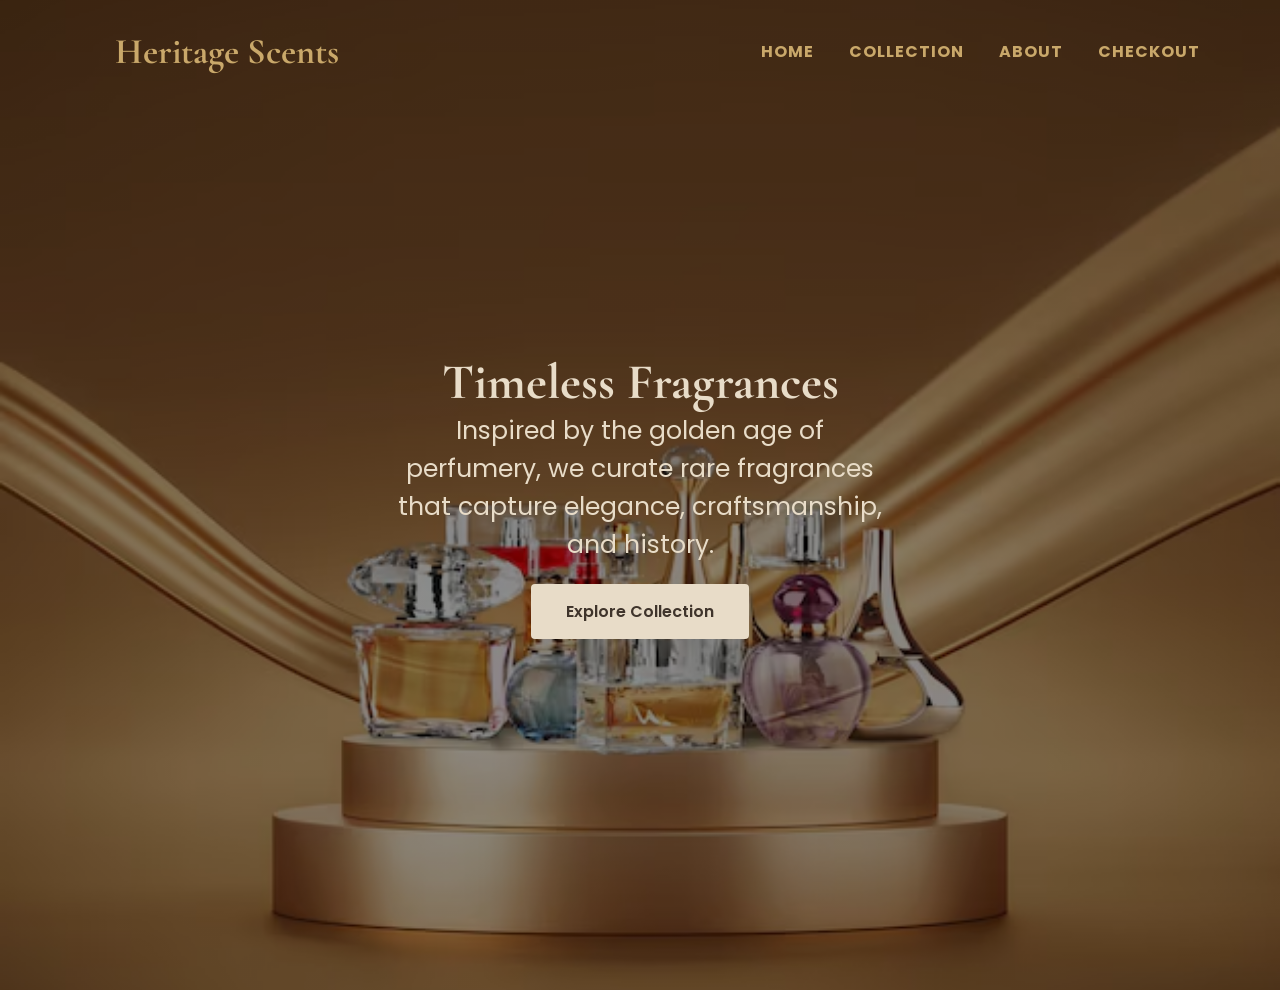
<file: index.html>
<!DOCTYPE html>
<html lang="en">

<head>
    <!-- <meta charset="UTF-8">
    <meta name="viewport" content="width=device-width, initial-scale=1.0"> -->
    <meta name="viewport" content="width=1200">

    <title>Heritage Scents</title>

    <link rel="preconnect" href="https://fonts.googleapis.com">
    <link rel="preconnect" href="https://fonts.gstatic.com" crossorigin>

    <link href="https://fonts.googleapis.com/css2?family=Cormorant+Garamond:wght@400;500;600;700&family=Poppins:wght@300;400;500&display=swap" rel="stylesheet">

    <link rel="stylesheet" href="style.css">
</head>

<body>

    <nav class="navbar">

        <div class="logo">Heritage Scents</div>

        <ul>
            <li><a href="index.html">Home</a></li>
            <li><a href="products.html">Collection</a></li>
            <li><a href="about.html">About</a></li>
            <li><a href="checkout.html">Checkout</a></li>
        </ul>

    </nav>

    <section class="hero">

        <div class="overlay">

           <h1>Timeless Fragrances</h1>
            
           <p> Inspired by the golden age of perfumery, we curate rare
                fragrances that capture elegance, craftsmanship, and history. </p>

            <a href="products.html" class="btn">
                Explore Collection
            </a>

        </div>


    </section>
</body>

</html>
</file>
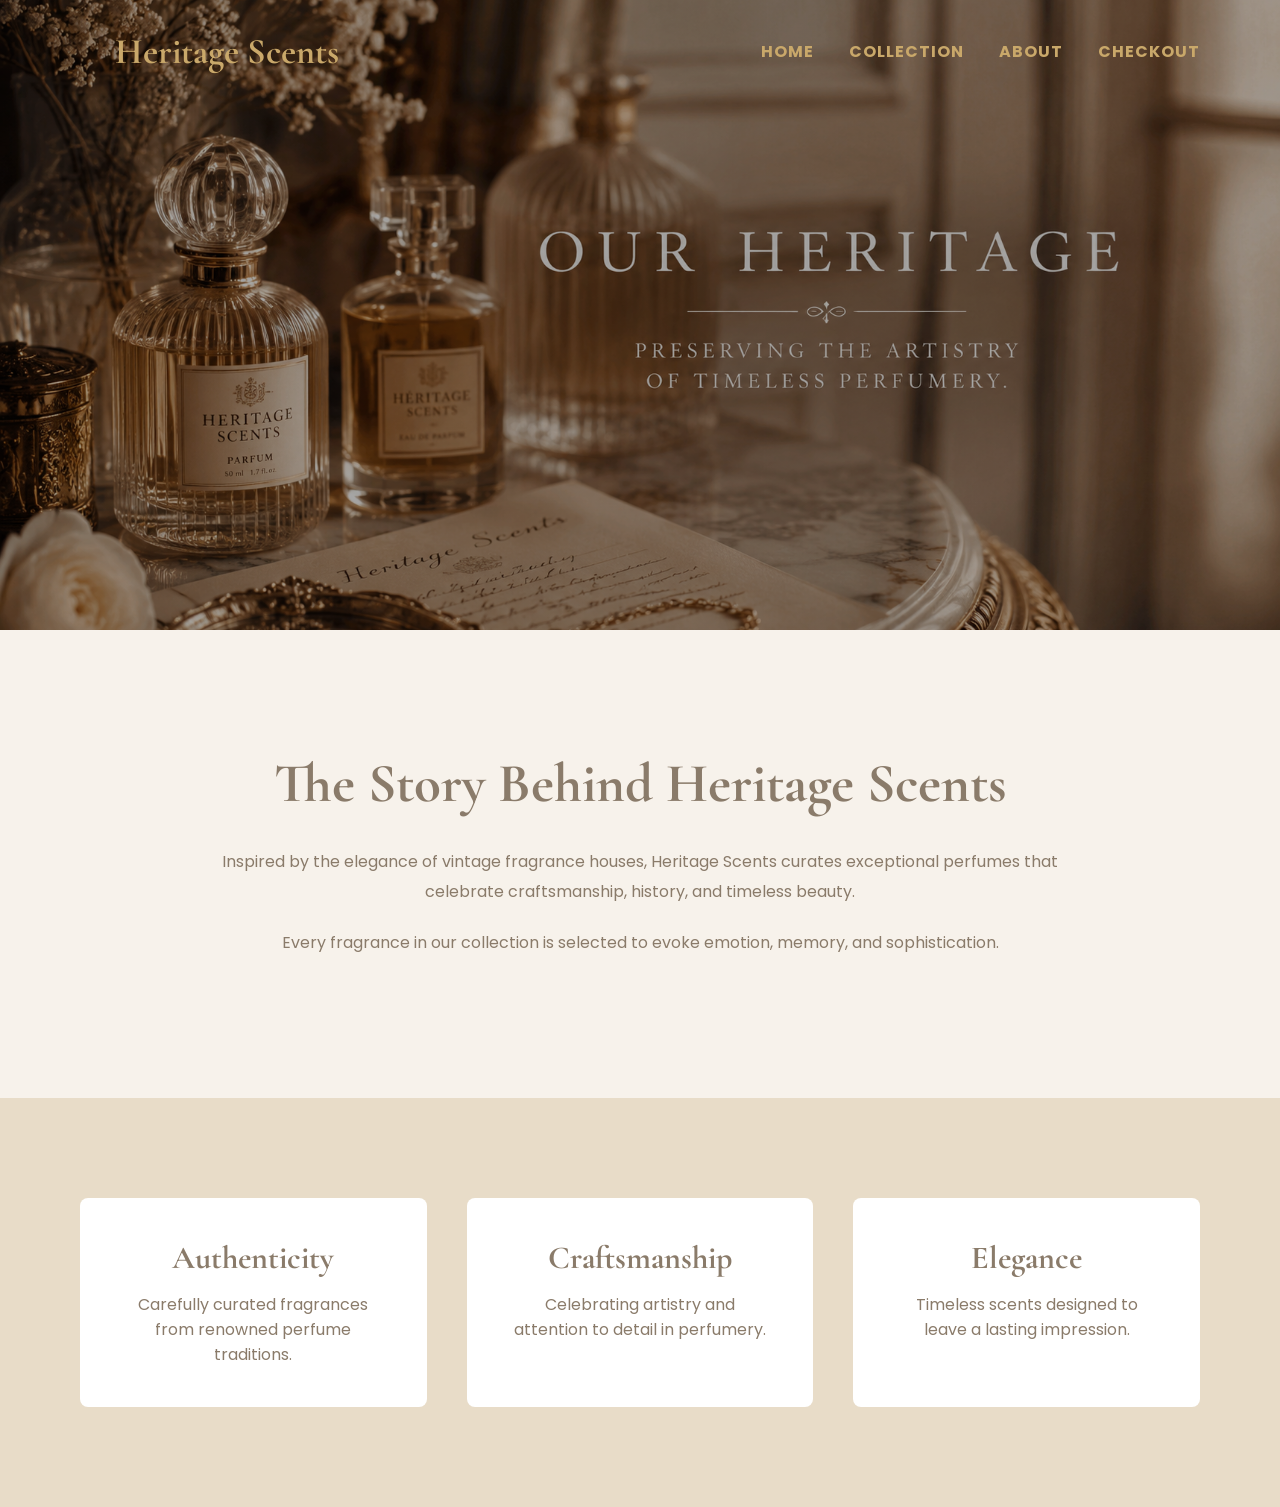
<file: about.html>
<!DOCTYPE html>
<html lang="en">

<head>
    <meta charset="UTF-8">
    <meta name="viewport" content="width=device-width, initial-scale=1.0">

    <title>About Us | Heritage Scents</title>

    <link rel="preconnect" href="https://fonts.googleapis.com">
    <link rel="preconnect" href="https://fonts.gstatic.com" crossorigin>

    <link href="https://fonts.googleapis.com/css2?family=Cormorant+Garamond:wght@400;500;600;700&family=Poppins:wght@300;400;500&display=swap" rel="stylesheet">

    <link rel="stylesheet" href="style.css">
</head>

<body>

<nav class="navbar">

    <div class="logo">Heritage Scents</div>

    <ul>
        <li><a href="index.html">Home</a></li>
        <li><a href="products.html">Collection</a></li>
        <li><a href="about.html">About</a></li>
        <li><a href="checkout.html">Checkout</a></li>
    </ul>

</nav>

<section class="about-hero">

    <div class="overlay">

        <!-- <h1>Our Heritage</h1>

        <p>
            Preserving the artistry of timeless perfumery.
        </p> -->

    </div>

</section>

<section class="story-section">

    <h2>The Story Behind Heritage Scents</h2>

    <p>
        Inspired by the elegance of vintage fragrance houses, Heritage Scents
        curates exceptional perfumes that celebrate craftsmanship, history,
        and timeless beauty.
    </p>

    <p>
        Every fragrance in our collection is selected to evoke emotion,
        memory, and sophistication.
    </p>

</section>

<section class="values-section">

    <div class="value-card">
        <h3>Authenticity</h3>
        <p>Carefully curated fragrances from renowned perfume traditions.</p>
    </div>

    <div class="value-card">
        <h3>Craftsmanship</h3>
        <p>Celebrating artistry and attention to detail in perfumery.</p>
    </div>

    <div class="value-card">
        <h3>Elegance</h3>
        <p>Timeless scents designed to leave a lasting impression.</p>
    </div>

</section>

</body>
</html>
</file>
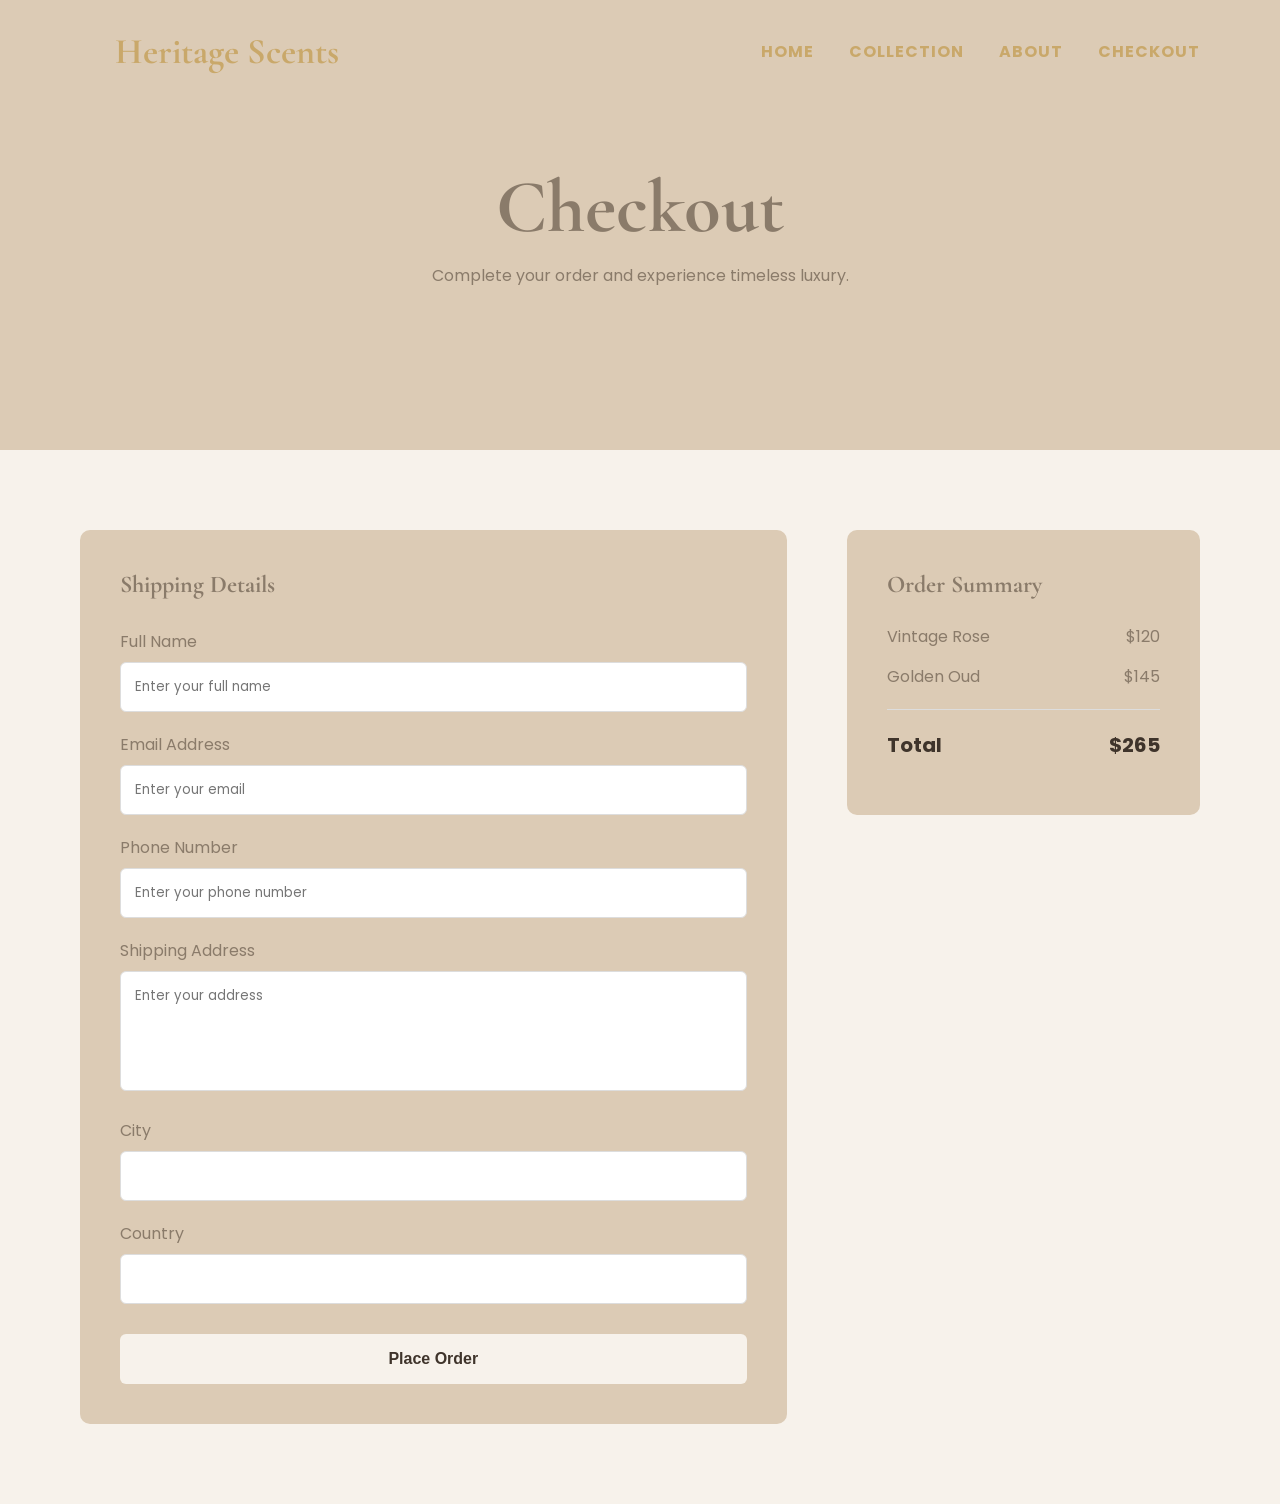
<file: checkout.html>
<!DOCTYPE html>
<html lang="en">

<head>
    <meta charset="UTF-8">
    <meta name="viewport" content="width=device-width, initial-scale=1.0">

    <title>Checkout | Heritage Scents</title>

    <link rel="preconnect" href="https://fonts.googleapis.com">
    <link rel="preconnect" href="https://fonts.gstatic.com" crossorigin>

    <link href="https://fonts.googleapis.com/css2?family=Cormorant+Garamond:wght@400;500;600;700&family=Poppins:wght@300;400;500&display=swap" rel="stylesheet">

    <link rel="stylesheet" href="style.css">
</head>

<body>

<nav class="navbar">

    <div class="logo">Heritage Scents</div>

    <ul>
        <li><a href="index.html">Home</a></li>
        <li><a href="products.html">Collection</a></li>
        <li><a href="about.html">About</a></li>
        <li><a href="checkout.html">Checkout</a></li>
    </ul>

</nav>

<section class="checkout-hero">

    <div class="overlay">
        <h1>Checkout</h1>
        <p>Complete your order and experience timeless luxury.</p>
    </div>

</section>

<section class="checkout-container">

    <div class="checkout-form">

        <h2>Shipping Details</h2>

        <form>

            <label>Full Name</label>
            <input type="text" placeholder="Enter your full name">

            <label>Email Address</label>
            <input type="email" placeholder="Enter your email">

            <label>Phone Number</label>
            <input type="tel" placeholder="Enter your phone number">

            <label>Shipping Address</label>
            <textarea placeholder="Enter your address"></textarea>

            <label>City</label>
            <input type="text">

            <label>Country</label>
            <input type="text">

            <button type="submit" class="checkout-btn">
                Place Order
            </button>

        </form>

    </div>

    <div class="order-summary">

        <h2>Order Summary</h2>

        <div class="summary-item">
            <span>Vintage Rose</span>
            <span>$120</span>
        </div>

        <div class="summary-item">
            <span>Golden Oud</span>
            <span>$145</span>
        </div>

        <hr>

        <div class="summary-total">
            <span>Total</span>
            <span>$265</span>
        </div>

    </div>

</section>

</body>

</html>
</file>
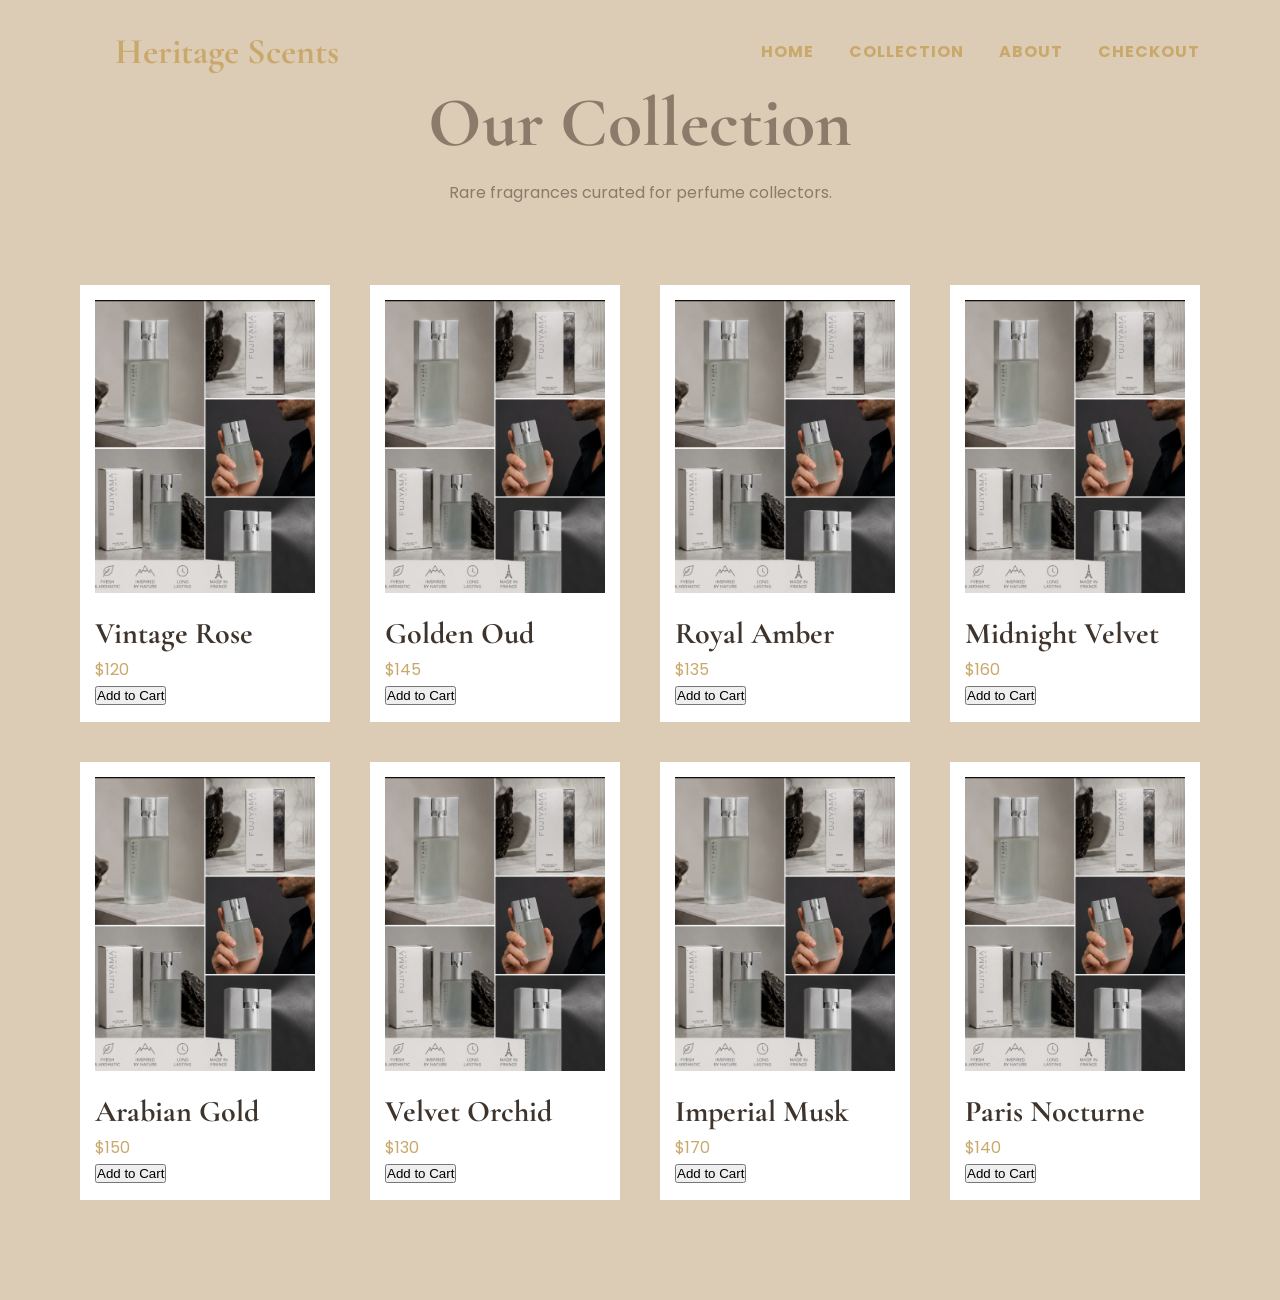
<file: products.html>
<!DOCTYPE html>
<html lang="en">

<head>
    <meta charset="UTF-8">
    <meta name="viewport" content="width=device-width, initial-scale=1.0">

    <title>Collection | Heritage Scents</title>

    <link rel="preconnect" href="https://fonts.googleapis.com">
    <link rel="preconnect" href="https://fonts.gstatic.com" crossorigin>

    <link href="https://fonts.googleapis.com/css2?family=Cormorant+Garamond:wght@400;500;600;700&family=Poppins:wght@300;400;500&display=swap" rel="stylesheet">

    <link rel="stylesheet" href="style.css">
</head>

<body>

    <nav class="navbar">

        <div class="logo">Heritage Scents</div>

        <ul>
            <li><a href="index.html">Home</a></li>
            <li><a href="products.html">Collection</a></li>
            <li><a href="about.html">About</a></li>
            <li><a href="checkout.html">Checkout</a></li>
        </ul>

    </nav>

    <section class="page-header">

        <h1>Our Collection</h1>

        <p>
            Rare fragrances curated for perfume collectors.
        </p>

    </section>

    <section class="products-grid">

        <div class="product">
            <img src="images/perfume1.jpeg" alt="">
            <h3>Vintage Rose</h3>
            <p>$120</p>
            <button class="cart-btn">Add to Cart</button>
        </div>

        <div class="product">
            <img src="images/perfume1.jpeg" alt="">
            <h3>Golden Oud</h3>
            <p>$145</p>
            <button class="cart-btn">Add to Cart</button>
        </div>

        <div class="product">
            <img src="images/perfume1.jpeg" alt="">
            <h3>Royal Amber</h3>
            <p>$135</p>
            <button class="cart-btn">Add to Cart</button>
        </div>

        <div class="product">
            <img src="images/perfume1.jpeg" alt="">
            <h3>Midnight Velvet</h3>
            <p>$160</p>
            <button class="cart-btn">Add to Cart</button>
        </div>

        <div class="product">
            <img src="images/perfume1.jpeg" alt="">
            <h3>Arabian Gold</h3>
            <p>$150</p>
            <button class="cart-btn">Add to Cart</button>
        </div>

        <div class="product">
            <img src="images/perfume1.jpeg" alt="">
            <h3>Velvet Orchid</h3>
            <p>$130</p>
            <button class="cart-btn">Add to Cart</button>
        </div>

        <div class="product">
            <img src="images/perfume1.jpeg" alt="">
            <h3>Imperial Musk</h3>
            <p>$170</p>
            <button class="cart-btn">Add to Cart</button>
        </div>

        <div class="product">
            <img src="images/perfume1.jpeg" alt="">
            <h3>Paris Nocturne</h3>
            <p>$140</p>
            <button class="cart-btn">Add to Cart</button>
        </div>

    </section>

</body>

</html>
</file>
<file: style.css>
:root {
    --champagne: #E8DCC8;
    --cream: #F7F2EB;
    --beige: #DCCBB5;
    --soft-gold: #C9A86A;
    --taupe: #8A7B6A;
    --espresso: #3F342B;
}

* {
    margin: 0;
    padding: 0;
    box-sizing: border-box;
}

html {
    overflow-x: auto;
}

body {
    background: var(--cream);
    font-family: 'Poppins', sans-serif;
    min-width: 1200px; /* Prevents layout collapse */
}

/* NAVBAR */

.navbar {
    position: absolute;
    top: 0;
    left: 0;
    width: 100%;
    display: flex;
    justify-content: space-between;
    align-items: center;
    padding: 30px 80px;
    background: transparent;
    z-index: 100;
}

.logo {
    color: var(--soft-gold);
    font-family: 'Cormorant Garamond', serif;
    font-size: 36px;
    font-weight: bold;
    margin-left: 35px;
}

.navbar a {
    color: var(--soft-gold);
    text-decoration: none;
    font-weight: bold;
    text-transform: uppercase;
    letter-spacing: 1px;
    transition: .3s;
}

.navbar a:hover {
    color: var(--taupe);
}

.navbar ul {
    list-style: none;
    display: flex;
    gap: 35px;
}

/* HERO */

.hero {
    height: 110vh;
    background:
        linear-gradient(rgba(0, 0, 0, .45), rgba(0, 0, 0, .45)),
        url("images/hero.avif");
    background-size: cover;
    background-position: right;
    display: flex;
    justify-content: center;
    align-items: center;
    text-align: center;
}

.hero h1 {
    color: var(--champagne);
    font-size: 50px;
    font-family: 'Cormorant Garamond', serif;
}

.hero p {
    color: var(--champagne);
    max-width: 500px;
    font-size: 25px;
}

.btn {
    display: inline-block;
    margin-top: 20px;
    padding: 15px 35px;
    background: var(--champagne);
    color: var(--espresso);
    border-radius: 4px;
    text-decoration: none;
    font-weight: 600;
}

.btn:hover {
    opacity: .9;
}

/* PAGE HEADER */

.page-header {
    text-align: center;
    background: var(--beige);
    padding: 80px 20px;
}

.page-header h1 {
    font-family: 'Cormorant Garamond', serif;
    font-size: 70px;
    color: var(--taupe);
}

.page-header p {
    color: var(--taupe);
    margin-top: 15px;
}

/* PRODUCTS */

.products-grid {
    display: grid;
    background-color: var(--beige);
    grid-template-columns: repeat(4, 1fr);
    gap: 40px;
    padding: 0 80px 100px;
}

.product {
    transition: .3s;
    background: white;
    padding: 15px;
}

.product:hover {
    transform: translateY(-10px);
}

.product img {
    width: 100%;
    aspect-ratio: 3/4;
    object-fit: cover;
}

.product h3 {
    margin-top: 15px;
    font-family: 'Cormorant Garamond', serif;
    font-size: 30px;
    color: var(--espresso);
}

.product p {
    color: var(--soft-gold);
    margin-top: 5px;
}

/* ABOUT PAGE */

.about-hero {
    height: 70vh;
    background:
        linear-gradient(rgba(0, 0, 0, .35), rgba(0, 0, 0, .35)),
        url("images/about-hero.png");
    background-size: cover;
    background-position: center;
    display: flex;
    justify-content: center;
    align-items: center;
    text-align: center;
}

.about-hero h1 {
    color: white;
    font-size: 80px;
    font-family: 'Cormorant Garamond', serif;
}

.about-hero p {
    color: white;
    font-size: 20px;
    margin-top: 15px;
}

.story-section {
    background: var(--cream);
    text-align: center;
    padding: 120px 15%;
}

.story-section h2 {
    font-family: 'Cormorant Garamond', serif;
    font-size: 55px;
    color: var(--taupe);
    margin-bottom: 30px;
}

.story-section p {
    color: var(--taupe);
    line-height: 1.9;
    max-width: 900px;
    margin: 20px auto;
}

.values-section {
    background: var(--champagne);
    display: grid;
    grid-template-columns: repeat(3, 1fr);
    gap: 40px;
    padding: 100px 80px;
}

.value-card {
    background: white;
    padding: 40px;
    text-align: center;
    border-radius: 8px;
    transition: .3s;
}

.value-card:hover {
    transform: translateY(-8px);
}

.value-card h3 {
    font-family: 'Cormorant Garamond', serif;
    color: var(--taupe);
    font-size: 32px;
    margin-bottom: 15px;
}

.value-card p {
    color: var(--taupe);
}

/* CHECKOUT HERO */

.checkout-hero {
    height: 50vh;
    background: var(--beige);
    background-size: cover;
    background-position: center;
    display: flex;
    justify-content: center;
    align-items: center;
    text-align: center;
}

.checkout-hero h1 {
    color: var(--taupe);
    font-size: 75px;
    font-family: 'Cormorant Garamond', serif;
}

.checkout-hero p {
    color: var(--taupe);
    margin-top: 10px;
}

/* CHECKOUT SECTION */

.checkout-container {
    display: grid;
    grid-template-columns: 2fr 1fr;
    gap: 60px;
    padding: 80px;
}

.checkout-form {
    background: var(--beige);
    padding: 40px;
    border-radius: 10px;
}

.checkout-form h2 {
    font-family: 'Cormorant Garamond', serif;
    color: var(--taupe);
    margin-bottom: 30px;
    font-weight: bold;
}

.checkout-form label {
    display: block;
    margin-top: 20px;
    margin-bottom: 8px;
    color: var(--taupe);
}

.checkout-form input,
.checkout-form textarea {
    width: 100%;
    padding: 14px;
    border: 1px solid #ddd;
    border-radius: 6px;
    font-family: 'Poppins', sans-serif;
}

.checkout-form textarea {
    height: 120px;
    resize: none;
}

.checkout-btn {
    margin-top: 30px;
    width: 100%;
    padding: 16px;
    background: var(--cream);
    color: var(--espresso);
    border: none;
    border-radius: 6px;
    cursor: pointer;
    font-size: 16px;
    font-weight: 600;
}

.checkout-btn:hover {
    opacity: .9;
}

/* ORDER SUMMARY */

.order-summary {
    background: var(--beige);
    padding: 40px;
    border-radius: 10px;
    height: fit-content;
}

.order-summary h2 {
    font-family: 'Cormorant Garamond', serif;
    color: var(--taupe);
    margin-bottom: 25px;
    font-weight: bold;
}

.summary-item span {
    color: var(--taupe);
}

.summary-item,
.summary-total {
    display: flex;
    justify-content: space-between;
    margin: 15px 0;
}

.summary-total {
    font-weight: 700;
    color: var(--espresso);
    font-size: 20px;
}

hr {
    margin: 20px 0;
    border: none;
    border-top: 1px solid #ddd;
}
</file>
